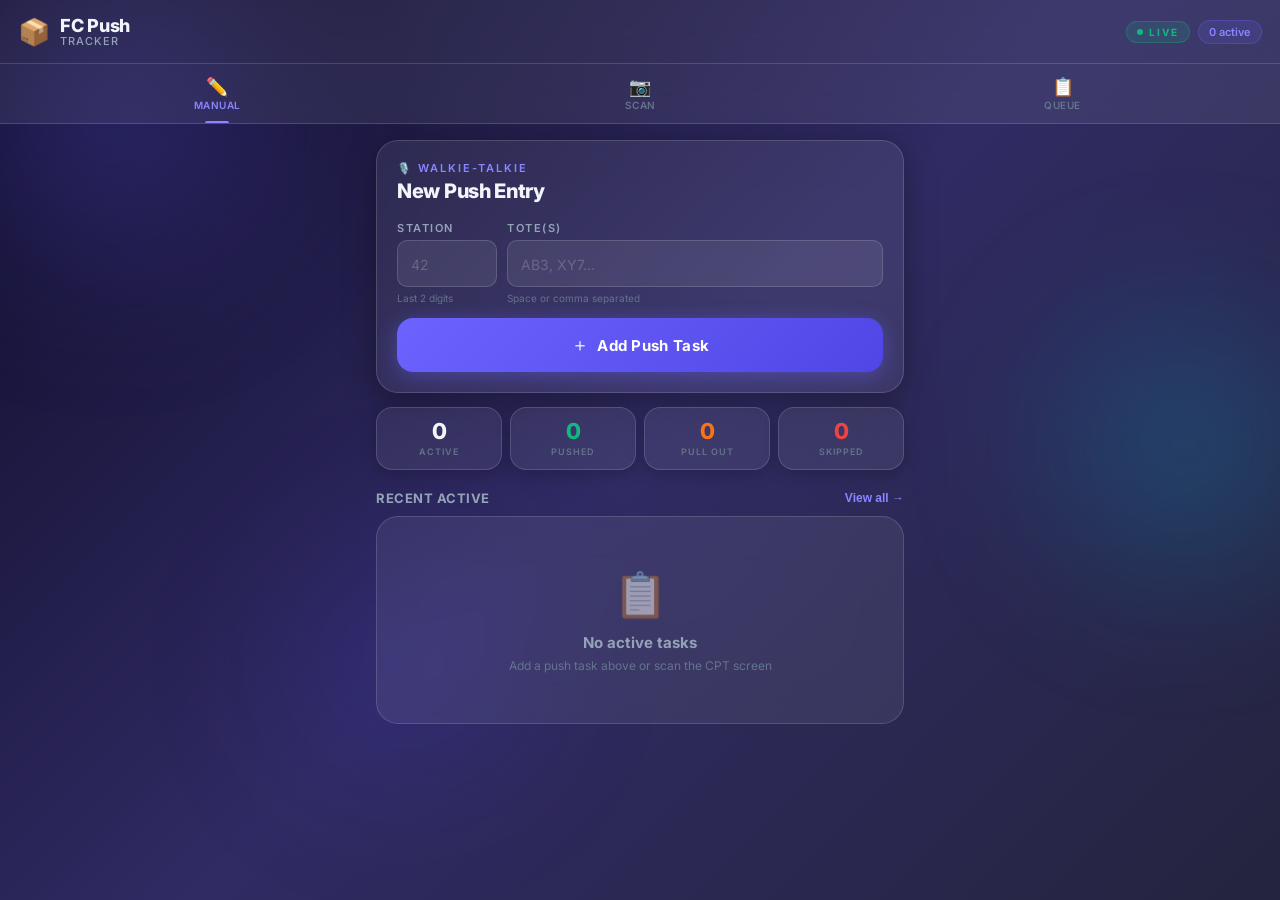
<file: templates/index.html>
<!DOCTYPE html>
<html lang="en">
<head>
<meta charset="UTF-8">
<meta name="viewport" content="width=device-width, initial-scale=1.0, maximum-scale=1.0, user-scalable=no">
<meta name="mobile-web-app-capable" content="yes">
<meta name="apple-mobile-web-app-capable" content="yes">
<meta name="apple-mobile-web-app-status-bar-style" content="black-translucent">
<meta name="theme-color" content="#6c63ff">
<title>FC Push Tracker</title>
<link rel="stylesheet" href="/static/style.css">
</head>
<body>

<!-- AMBIENT BACKGROUND BLOBS -->
<div class="bg-blob blob-1"></div>
<div class="bg-blob blob-2"></div>
<div class="bg-blob blob-3"></div>

<!-- TOAST STACK -->
<div id="toastStack" class="toast-stack"></div>

<!-- TOTE CONTEXT MENU -->
<div id="menuBackdrop" class="menu-backdrop hidden"></div>
<div id="toteMenu" class="tote-menu hidden">
  <div class="menu-header">
    <div class="menu-tote-label">
      <span class="menu-tote-icon">🏷️</span>
      <div>
        <div id="menuToteName" class="menu-tote-name"></div>
        <div id="menuStationName" class="menu-station-name"></div>
      </div>
    </div>
    <button class="menu-close-btn" id="menuCloseBtn">✕</button>
  </div>
  <div class="menu-divider"></div>
  <div class="menu-options">
    <button class="menu-opt" data-status="pending">
      <span class="opt-dot pending"></span>
      <div class="opt-body">
        <strong>Pending</strong>
        <small>Not yet actioned</small>
      </div>
      <span class="opt-check hidden">✓</span>
    </button>
    <button class="menu-opt" data-status="pushed">
      <span class="opt-dot pushed"></span>
      <div class="opt-body">
        <strong>Pushed</strong>
        <small>Successfully pushed</small>
      </div>
      <span class="opt-check hidden">✓</span>
    </button>
    <button class="menu-opt" data-status="pulled">
      <span class="opt-dot pulled"></span>
      <div class="opt-body">
        <strong>Pull Out</strong>
        <small>Needs to be removed</small>
      </div>
      <span class="opt-check hidden">✓</span>
    </button>
    <button class="menu-opt" data-status="skipped">
      <span class="opt-dot skipped"></span>
      <div class="opt-body">
        <strong>Skip</strong>
        <small>Ignore this tote</small>
      </div>
      <span class="opt-check hidden">✓</span>
    </button>
  </div>
</div>

<!-- MAIN APP -->
<div id="app">

  <!-- HEADER -->
  <header class="app-header glass">
    <div class="header-brand">
      <div class="brand-icon">📦</div>
      <div class="brand-text">
        <span class="brand-name">FC Push</span>
        <span class="brand-sub">Tracker</span>
      </div>
    </div>
    <div class="header-actions">
      <div class="live-pill">
        <span class="live-dot-anim"></span>
        LIVE
      </div>
      <div class="stats-pill" id="statsPill">
        <span id="statsText">0 active</span>
      </div>
    </div>
  </header>

  <!-- TAB BAR -->
  <nav class="tab-bar glass">
    <button class="tab-btn active" data-tab="manual">
      <span class="tab-icon">✏️</span>
      <span class="tab-label">Manual</span>
      <span class="tab-indicator"></span>
    </button>
    <button class="tab-btn" data-tab="scan">
      <span class="tab-icon">📷</span>
      <span class="tab-label">Scan</span>
      <span class="tab-indicator"></span>
    </button>
    <button class="tab-btn" data-tab="queue">
      <span class="tab-icon">📋</span>
      <span class="tab-label">Queue</span>
      <span class="tab-badge hidden" id="queueBadge"></span>
      <span class="tab-indicator"></span>
    </button>
  </nav>

  <!-- PANELS -->
  <main class="panel-container">

    <!-- ── MANUAL PANEL ── -->
    <section class="panel active" id="panel-manual">

      <!-- Entry Card -->
      <div class="glass-card entry-card">
        <div class="card-header">
          <div class="card-eyebrow">🎙️ Walkie-Talkie</div>
          <div class="card-title">New Push Entry</div>
        </div>

        <div class="form-row">
          <div class="form-group station-group">
            <label class="form-label">Station</label>
            <input type="number" id="stationInput" inputmode="numeric"
              placeholder="42" autocomplete="off" class="form-input station-input">
            <span class="form-hint">Last 2 digits</span>
          </div>
          <div class="form-group tote-group">
            <label class="form-label">Tote(s)</label>
            <input type="text" id="toteInput" placeholder="AB3, XY7…"
              autocomplete="off" class="form-input">
            <span class="form-hint">Space or comma separated</span>
          </div>
        </div>

        <!-- Live tote chip preview -->
        <div id="totePreviewWrap" class="chip-preview hidden">
          <div id="totePreviewChips" class="chip-row"></div>
        </div>

        <!-- Repush warning -->
        <div id="repushAlert" class="inline-alert warn hidden">
          <span>⚠️</span>
          <span id="repushMsg"></span>
        </div>

        <button id="addBtn" class="btn-primary">
          <span class="btn-icon-wrap">＋</span>
          Add Push Task
        </button>
      </div>

      <!-- Quick stats row -->
      <div class="quick-stats" id="quickStats">
        <div class="stat-card glass-card-sm">
          <div class="stat-num" id="statActive">0</div>
          <div class="stat-label">Active</div>
        </div>
        <div class="stat-card glass-card-sm">
          <div class="stat-num pushed-color" id="statPushed">0</div>
          <div class="stat-label">Pushed</div>
        </div>
        <div class="stat-card glass-card-sm">
          <div class="stat-num pulled-color" id="statPulled">0</div>
          <div class="stat-label">Pull Out</div>
        </div>
        <div class="stat-card glass-card-sm">
          <div class="stat-num skipped-color" id="statSkipped">0</div>
          <div class="stat-label">Skipped</div>
        </div>
      </div>

      <!-- Recent entries -->
      <div class="section-header">
        <span class="section-title">Recent Active</span>
        <button class="section-link" onclick="switchTab('queue')">View all →</button>
      </div>
      <div id="recentList" class="entry-list"></div>

    </section>

    <!-- ── SCAN PANEL ── -->
    <section class="panel" id="panel-scan">

      <div class="glass-card scan-card">
        <div class="card-header">
          <div class="card-eyebrow">🤖 AI Vision</div>
          <div class="card-title">Scan CPT Screen</div>
          <p class="card-desc">Photo the CPT Priorizer screen — AI reads all stations and totes automatically.</p>
        </div>

        <div class="upload-grid">
          <label class="upload-tile camera-tile">
            <input type="file" accept="image/*" capture="environment" id="cameraInput">
            <div class="upload-tile-glow"></div>
            <div class="upload-tile-icon">📷</div>
            <div class="upload-tile-title">Camera</div>
            <div class="upload-tile-sub">Take photo now</div>
          </label>
          <label class="upload-tile gallery-tile">
            <input type="file" accept="image/*" id="galleryInput">
            <div class="upload-tile-glow"></div>
            <div class="upload-tile-icon">🖼️</div>
            <div class="upload-tile-title">Gallery</div>
            <div class="upload-tile-sub">Choose file</div>
          </label>
        </div>

        <!-- Image preview with scan overlay -->
        <div id="scanPreviewWrap" class="scan-preview hidden">
          <img id="imgPreview" class="scan-img" alt="">
          <div id="scanOverlay" class="scan-overlay hidden">
            <div class="scan-beam"></div>
            <div class="scan-spinner-ring"></div>
            <div class="scan-overlay-text">Reading screen…</div>
          </div>
        </div>

        <!-- Status bar -->
        <div id="scanStatusBar" class="scan-status-bar hidden"></div>
      </div>

      <!-- Extracted results -->
      <div id="extractedSection" class="hidden">
        <div class="section-header">
          <span class="section-title" id="extractedLabel">Detected Stations</span>
          <button id="addAllBtn" class="btn-sm-accent">Add All</button>
        </div>
        <div id="extractedList" class="entry-list"></div>
      </div>

    </section>

    <!-- ── QUEUE PANEL ── -->
    <section class="panel" id="panel-queue">

      <div class="queue-controls">
        <div class="filter-pills">
          <button class="filter-pill active" data-filter="active">
            Active
            <span class="pill-badge" id="activeCount">0</span>
          </button>
          <button class="filter-pill" data-filter="closed">
            Closed
            <span class="pill-badge muted" id="closedCount">0</span>
          </button>
        </div>
        <button id="clearClosedBtn" class="btn-ghost-danger hidden">Clear done</button>
      </div>

      <div id="queueList" class="entry-list"></div>

    </section>

  </main>
</div>

<script src="/static/app.js"></script>
</body>
</html>
</file>
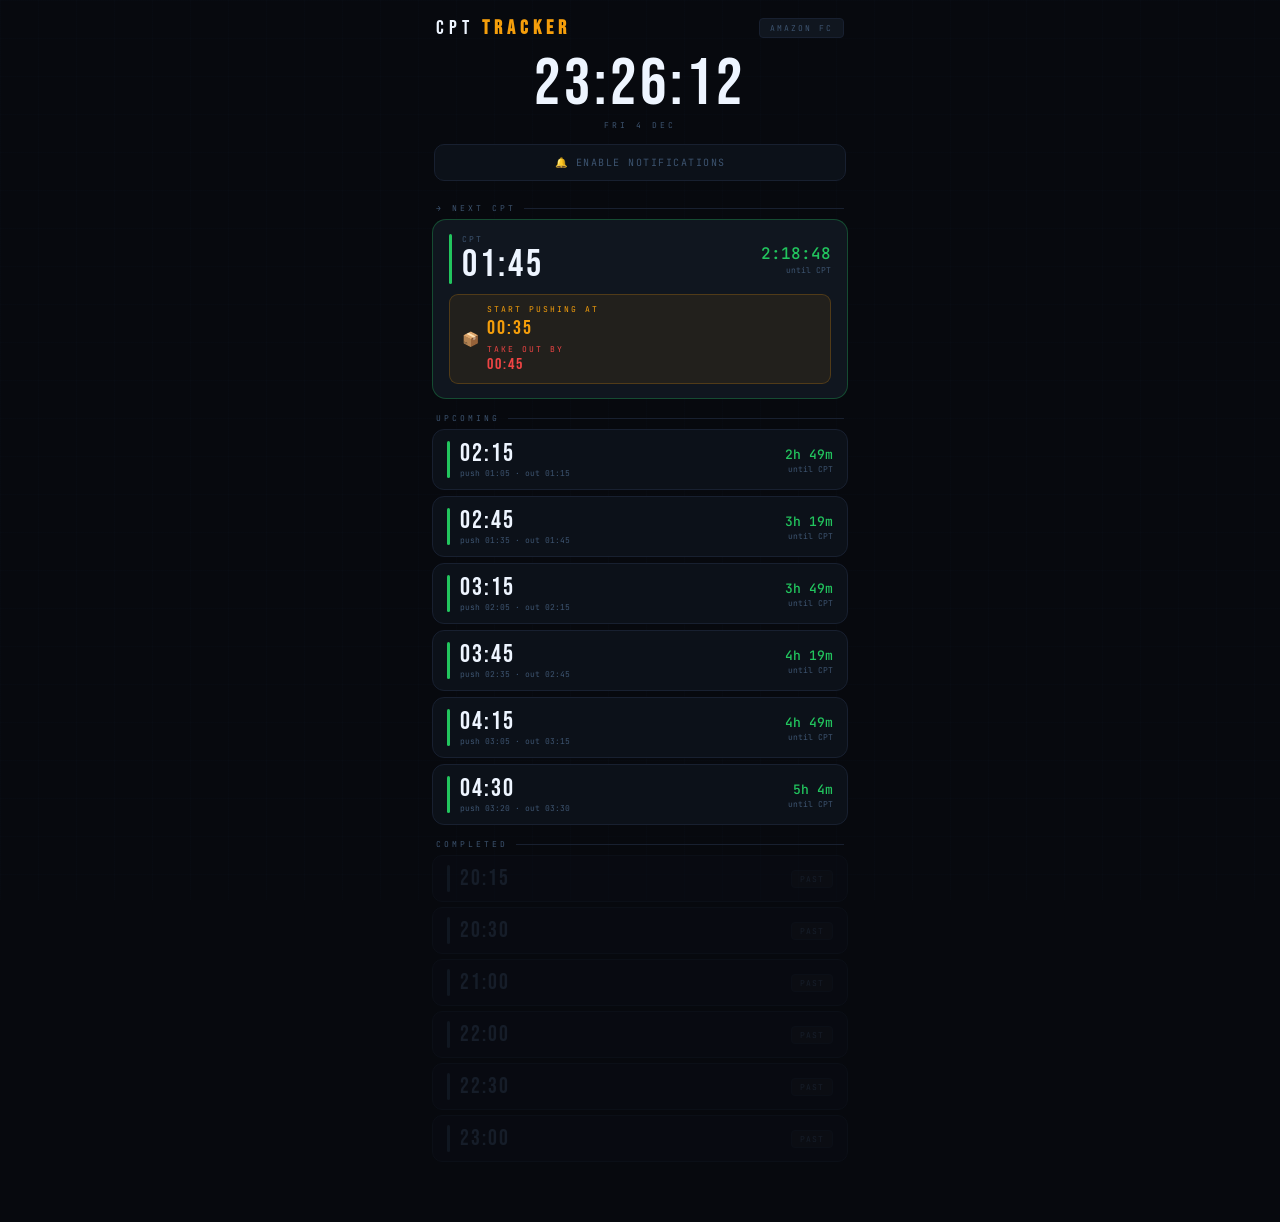
<file: templates/cpt-tracker.html>
<!DOCTYPE html>
<html lang="en">
<head>
<meta charset="UTF-8">
<meta name="viewport" content="width=device-width,initial-scale=1,user-scalable=no">
<meta name="apple-mobile-web-app-capable" content="yes">
<meta name="apple-mobile-web-app-status-bar-style" content="black-translucent">
<meta name="theme-color" content="#07090e">
<title>CPT Tracker</title>
<link href="https://fonts.googleapis.com/css2?family=Bebas+Neue&family=JetBrains+Mono:wght@300;400;500;700&display=swap" rel="stylesheet">
<style>
:root {
  --bg:#07090e; --s1:#0c1119; --s2:#10161f;
  --border:#182030; --muted:#3d5470; --text:#b8cce0; --white:#eef5ff;
  --safe:#22c55e; --warn:#f59e0b; --crit:#ef4444; --blue:#60a5fa; --done:#2a3d52;
  --safe-bg:rgba(34,197,94,.07); --warn-bg:rgba(245,158,11,.09); --crit-bg:rgba(239,68,68,.09);
  --safe-bd:rgba(34,197,94,.28); --warn-bd:rgba(245,158,11,.35); --crit-bd:rgba(239,68,68,.38);
}
*,*::before,*::after{margin:0;padding:0;box-sizing:border-box;-webkit-tap-highlight-color:transparent}
body{
  background:var(--bg);color:var(--text);
  font-family:'JetBrains Mono',monospace;
  min-height:100vh;overscroll-behavior:none;-webkit-overflow-scrolling:touch;
}
body::before{
  content:'';position:fixed;inset:0;pointer-events:none;z-index:0;
  background:linear-gradient(rgba(96,165,250,.016) 1px,transparent 1px),
             linear-gradient(90deg,rgba(96,165,250,.016) 1px,transparent 1px);
  background-size:38px 38px;
}
.app{position:relative;z-index:1;max-width:440px;margin:0 auto;padding-bottom:60px}

/* ── HEADER */
.hdr{display:flex;justify-content:space-between;align-items:center;padding:16px 16px 0}
.logo{font-family:'Bebas Neue';font-size:20px;letter-spacing:5px;color:var(--white)}
.logo b{color:var(--warn)}
.shift-pill{font-size:8px;letter-spacing:2px;color:var(--muted);background:var(--s2);border:1px solid var(--border);padding:4px 10px;border-radius:4px;text-transform:uppercase}

/* ── CLOCK */
.clock-wrap{text-align:center;padding:12px 16px 6px}
.clock{font-family:'Bebas Neue';font-size:66px;letter-spacing:4px;line-height:1;color:var(--white)}
.clock-date{font-size:8px;letter-spacing:3px;color:var(--muted);margin-top:2px;text-transform:uppercase}

/* ── NOTIFY BTN */
.notify-btn{display:flex;align-items:center;justify-content:center;gap:7px;margin:8px 14px;padding:11px;background:var(--s1);border:1px solid var(--border);border-radius:10px;color:var(--muted);font-family:'JetBrains Mono',monospace;font-size:10px;letter-spacing:1.5px;text-transform:uppercase;cursor:pointer;width:calc(100% - 28px);transition:all .2s}
.notify-btn:active{transform:scale(.98)}
.notify-btn.on{border-color:var(--safe-bd);color:var(--safe);background:var(--safe-bg)}

/* ── SECTION HEADER */
.sec-hdr{display:flex;align-items:center;gap:8px;padding:14px 16px 6px;font-size:8px;letter-spacing:3px;color:var(--muted);text-transform:uppercase}
.sec-hdr::after{content:'';flex:1;height:1px;background:var(--border)}

/* ── ACTIVE GRID */
.active-grid{padding:0 12px;display:flex;flex-direction:column;gap:8px}
.dual-row{display:grid;grid-template-columns:1fr 1fr;gap:8px}

/* ── ACTIVE CARD */
.act-card{border-radius:16px;padding:16px;border:1.5px solid transparent;position:relative;overflow:hidden;transition:border-color .4s,background .4s}
.act-card.warn-card{background:var(--warn-bg);border-color:var(--warn-bd)}
.act-card.crit-card{background:var(--crit-bg);border-color:var(--crit-bd)}
.single-card{padding:20px}
.single-card .big-cd{font-family:'Bebas Neue';font-size:68px;letter-spacing:3px;line-height:1;margin:6px 0 4px}
.single-card.warn-card .big-cd{color:var(--warn)}
.single-card.crit-card .big-cd{color:var(--crit);animation:glow-crit .7s infinite}
@keyframes glow-crit{0%,100%{opacity:1}50%{opacity:.7}}
.dual-card{padding:14px}
.dual-card .big-cd{font-family:'Bebas Neue';font-size:38px;letter-spacing:2px;line-height:1;margin:4px 0 3px}
.dual-card.warn-card .big-cd{color:var(--warn)}
.dual-card.crit-card .big-cd{color:var(--crit);animation:glow-crit .7s infinite}
.phase-tag{display:inline-flex;align-items:center;gap:4px;font-size:8px;font-weight:700;letter-spacing:1.5px;text-transform:uppercase;padding:4px 9px;border-radius:20px;margin-bottom:10px}
.warn-card .phase-tag{background:rgba(245,158,11,.2);color:var(--warn)}
.crit-card .phase-tag{background:rgba(239,68,68,.22);color:var(--crit);animation:tag-blink .8s infinite}
@keyframes tag-blink{0%,100%{opacity:1}50%{opacity:.5}}
.act-lbl{font-size:8px;letter-spacing:1.5px;color:var(--muted);margin-bottom:1px}
.act-cpt-t{font-family:'Bebas Neue';font-size:28px;letter-spacing:2px;line-height:1;margin-bottom:2px}
.warn-card .act-cpt-t{color:var(--warn)}
.crit-card .act-cpt-t{color:var(--crit)}
.cd-sub{font-size:9px;color:var(--muted);margin-bottom:10px}
.prog-wrap{height:3px;background:rgba(255,255,255,.05);border-radius:2px;overflow:hidden;margin-bottom:12px}
.prog-bar{height:100%;border-radius:2px;transition:width 1s linear}
.warn-card .prog-bar{background:var(--warn)}
.crit-card .prog-bar{background:var(--crit)}
.mini-phases{display:flex;flex-direction:column;gap:5px;margin-bottom:12px}
.mini-ph{display:flex;align-items:center;gap:6px}
.mini-dot{width:5px;height:5px;border-radius:50%;flex-shrink:0}
.mini-t{font-size:10px;font-weight:500;color:var(--text);min-width:36px}
.mini-desc{font-size:9px;color:var(--muted)}
.dual-card .mini-desc{display:none}
.dual-card .mini-ph{gap:5px}
.dual-card .mini-t{font-size:9px;min-width:32px}
.dual-card .mini-phases{margin-bottom:10px}
.done-btn{width:100%;padding:10px;border-radius:10px;background:rgba(239,68,68,.13);border:1px solid rgba(239,68,68,.35);color:var(--crit);font-family:'JetBrains Mono',monospace;font-size:10px;font-weight:700;letter-spacing:1.5px;text-transform:uppercase;cursor:pointer;transition:all .2s;display:flex;align-items:center;justify-content:center;gap:6px}
.done-btn:active{transform:scale(.97);background:rgba(239,68,68,.28)}

/* ── NEXT CARD */
.next-card{margin:0 12px;background:var(--s1);border:1px solid rgba(96,165,250,.28);border-radius:16px;padding:18px 20px;display:flex;align-items:center;justify-content:space-between}
.nc-left .nc-lbl{font-size:8px;letter-spacing:2px;color:var(--muted);margin-bottom:2px}
.nc-left .nc-time{font-family:'Bebas Neue';font-size:44px;letter-spacing:3px;color:var(--blue);line-height:1}
.nc-left .nc-push{font-size:9px;color:var(--muted);margin-top:5px}
.nc-right{text-align:right}
.nc-cd{font-family:'Bebas Neue';font-size:34px;letter-spacing:2px;color:var(--safe)}
.nc-cd-sub{font-size:8px;color:var(--muted)}

/* ── UPCOMING LIST */
.upcoming-list{padding:0 12px;display:flex;flex-direction:column;gap:6px}
.up-card{background:var(--s1);border:1px solid var(--border);border-radius:12px;padding:11px 14px;display:flex;align-items:center;gap:10px;transition:opacity .3s,border-color .3s}
.up-card.up-next{border-color:rgba(96,165,250,.3)}
.up-ind{width:3px;align-self:stretch;min-height:30px;border-radius:2px;flex-shrink:0;background:var(--safe)}
.up-main{flex:1;min-width:0}
.up-time{font-family:'Bebas Neue';font-size:25px;letter-spacing:2px;color:var(--white);line-height:1}
.up-sub{font-size:8px;color:var(--muted);margin-top:2px}
.up-right{text-align:right;flex-shrink:0}
.up-eta{font-size:13px;font-weight:500;color:var(--safe)}
.up-eta-sub{font-size:8px;color:var(--muted);margin-top:1px}

/* ── FIRST UPCOMING CARD — featured */
.up-card.up-featured{
  background:var(--s2);border-color:rgba(34,197,94,.3);
  border-radius:14px;padding:14px 16px;flex-direction:column;align-items:stretch;gap:0;
}
.up-featured .uf-top{display:flex;align-items:center;gap:10px;margin-bottom:10px}
.up-featured .up-ind{min-height:40px}
.up-featured .up-time{font-family:'Bebas Neue';font-size:38px;letter-spacing:3px;color:var(--white);line-height:1}
.up-featured .up-right{text-align:right}
.up-featured .up-eta{font-size:16px;color:var(--safe)}
.up-featured .up-eta-sub{font-size:8px;color:var(--muted)}
.uf-push-row{
  display:flex;align-items:center;gap:8px;
  background:rgba(245,158,11,.08);border:1px solid rgba(245,158,11,.22);
  border-radius:9px;padding:9px 12px;
}
.uf-push-icon{font-size:14px;flex-shrink:0}
.uf-push-text{flex:1}
.uf-push-label{font-size:8px;letter-spacing:2px;color:var(--warn);text-transform:uppercase;margin-bottom:2px}
.uf-push-times{font-family:'Bebas Neue';font-size:20px;letter-spacing:2px;color:var(--warn)}
.uf-out-label{font-size:8px;letter-spacing:2px;color:var(--crit);text-transform:uppercase;margin-bottom:1px;margin-top:4px}
.uf-out-time{font-family:'Bebas Neue';font-size:16px;letter-spacing:2px;color:var(--crit)}

/* ── DONE LIST */
.done-list{padding:0 12px;display:flex;flex-direction:column;gap:5px}
.done-row{background:var(--s1);border:1px solid var(--border);border-radius:10px;padding:9px 14px;display:flex;align-items:center;gap:10px;opacity:.28}
.done-ind{width:3px;min-height:26px;border-radius:2px;background:var(--done);flex-shrink:0;align-self:stretch}
.done-time{font-family:'Bebas Neue';font-size:22px;letter-spacing:2px;color:var(--muted)}
.done-badge{margin-left:auto;font-size:8px;letter-spacing:1px;background:rgba(255,255,255,.04);border:1px solid var(--border);color:var(--muted);padding:3px 8px;border-radius:4px;text-transform:uppercase}

/* ── SHIFT COMPLETE SCREEN */
.sc-screen{
  display:none;flex-direction:column;align-items:center;
  padding:10px 20px 30px;text-align:center;
}
.sc-screen.visible{display:flex}
.sc-check{
  font-size:52px;margin-bottom:10px;
  animation:sc-pop .5s cubic-bezier(.34,1.56,.64,1);
}
@keyframes sc-pop{from{transform:scale(0);opacity:0}to{transform:scale(1);opacity:1}}
.sc-title{font-family:'Bebas Neue';font-size:36px;letter-spacing:5px;color:var(--safe);margin-bottom:4px}
.sc-sub{font-size:10px;letter-spacing:2px;color:var(--muted);margin-bottom:28px}

.sc-summary{
  width:100%;background:var(--s1);border:1px solid var(--safe-bd);
  border-radius:14px;padding:16px 20px;margin-bottom:16px;
}
.sc-summary-row{display:flex;justify-content:space-between;align-items:center;padding:5px 0;border-bottom:1px solid var(--border)}
.sc-summary-row:last-child{border-bottom:none;padding-bottom:0}
.sc-summary-lbl{font-size:9px;letter-spacing:1.5px;color:var(--muted);text-transform:uppercase}
.sc-summary-val{font-family:'Bebas Neue';font-size:18px;letter-spacing:2px;color:var(--white)}

.sc-reset-card{
  width:100%;background:var(--s2);border:1px solid var(--border);
  border-radius:14px;padding:18px 20px;margin-bottom:16px;
}
.sc-reset-lbl{font-size:8px;letter-spacing:2px;color:var(--muted);text-transform:uppercase;margin-bottom:6px}
.sc-reset-time{font-family:'Bebas Neue';font-size:42px;letter-spacing:3px;color:var(--blue);line-height:1;margin-bottom:2px}
.sc-reset-sub{font-size:9px;color:var(--muted)}
.sc-reset-cd{font-family:'Bebas Neue';font-size:22px;letter-spacing:2px;color:var(--text);margin-top:10px}
.sc-reset-cd-lbl{font-size:8px;color:var(--muted);letter-spacing:1px}

.sc-cpt-list{width:100%;margin-bottom:20px}
.sc-cpt-row{
  display:flex;align-items:center;gap:10px;
  padding:8px 14px;background:var(--s1);
  border:1px solid var(--border);border-radius:10px;
  margin-bottom:5px;opacity:.35;
}
.sc-cpt-dot{width:4px;height:4px;border-radius:50%;background:var(--safe);flex-shrink:0}
.sc-cpt-time{font-family:'Bebas Neue';font-size:22px;letter-spacing:2px;color:var(--muted);flex:1}
.sc-cpt-done{font-size:8px;letter-spacing:1px;color:var(--safe)}

.manual-reset-btn{
  width:100%;padding:13px;border-radius:11px;
  background:rgba(96,165,250,.08);border:1px solid rgba(96,165,250,.3);
  color:var(--blue);font-family:'JetBrains Mono',monospace;
  font-size:10px;font-weight:700;letter-spacing:1.5px;text-transform:uppercase;
  cursor:pointer;transition:all .2s;display:flex;align-items:center;justify-content:center;gap:8px;
}
.manual-reset-btn:active{transform:scale(.98);background:rgba(96,165,250,.15)}

/* ── TOAST */
.toast{position:fixed;top:12px;left:10px;right:10px;z-index:9999;background:#101c2e;border:1.5px solid;border-radius:14px;padding:13px 16px;box-shadow:0 12px 40px rgba(0,0,0,.7);animation:toast-in .28s cubic-bezier(.34,1.56,.64,1)}
.toast.warn-toast{border-color:var(--warn-bd)}
.toast.crit-toast{border-color:var(--crit-bd)}
.toast.safe-toast{border-color:var(--safe-bd)}
.toast-ttl{font-size:9px;letter-spacing:2px;font-weight:700;text-transform:uppercase;margin-bottom:3px}
.warn-toast .toast-ttl{color:var(--warn)}
.crit-toast .toast-ttl{color:var(--crit)}
.safe-toast .toast-ttl{color:var(--safe)}
.toast-body{font-size:12px;color:var(--text)}
@keyframes toast-in{from{transform:translateY(-18px) scale(.95);opacity:0}to{transform:none;opacity:1}}
</style>
</head>
<body>
<div class="app">

  <div class="hdr">
    <div class="logo">CPT <b>TRACKER</b></div>
    <div class="shift-pill">AMAZON FC</div>
  </div>

  <div class="clock-wrap">
    <div class="clock" id="clock">00:00:00</div>
    <div class="clock-date" id="clock-date">···</div>
  </div>

  <button class="notify-btn" id="notify-btn" onclick="askNotify()">🔔 Enable notifications</button>

  <!-- ── SHIFT COMPLETE SCREEN -->
  <div class="sc-screen" id="sc-screen">
    <div class="sc-check">✅</div>
    <div class="sc-title">Shift Complete</div>
    <div class="sc-sub" id="sc-sub">All CPTs finished — great work!</div>

    <div class="sc-summary" id="sc-summary"></div>

    <div class="sc-reset-card">
      <div class="sc-reset-lbl">Next shift auto-starts at</div>
      <div class="sc-reset-time">12:00 PM</div>
      <div class="sc-reset-sub">CPTs become active again automatically at noon</div>
      <div class="sc-reset-cd-lbl" style="margin-top:12px">Resets in</div>
      <div class="sc-reset-cd" id="sc-cd">--:--:--</div>
    </div>

    <div class="sc-cpt-list" id="sc-cpt-list"></div>

    <button class="manual-reset-btn" onclick="manualReset()">↺ Reset now (new shift)</button>
  </div>

  <!-- ── NORMAL SHIFT VIEW -->
  <div id="shift-view">
    <div id="active-sec" style="display:none">
      <div class="sec-hdr">⚡ Active now</div>
      <div class="active-grid" id="active-grid"></div>
    </div>

    <div id="next-sec" style="display:none">
      <div class="sec-hdr">→ Next CPT</div>
      <div id="next-wrap"></div>
    </div>

    <div id="upcoming-sec" style="display:none">
      <div class="sec-hdr">Upcoming</div>
      <div class="upcoming-list" id="upcoming-list"></div>
    </div>

    <div id="done-sec" style="display:none">
      <div class="sec-hdr">Completed</div>
      <div class="done-list" id="done-list"></div>
    </div>
  </div>

</div>

<script>
const RAW=["20:15","20:30","21:00","22:00","22:30","23:00","1:45","2:15","2:45","3:15","3:45","4:15","4:30"];

function toMin(s){const[h,m]=s.split(':').map(Number);return h*60+m}
function fmtT(m){const h=Math.floor(m/60)%24,n=m%60;return`${String(h).padStart(2,'0')}:${String(n).padStart(2,'0')}`}
function fmtCd(sec){
  if(sec<0)sec=0;
  const h=Math.floor(sec/3600),m=Math.floor((sec%3600)/60),s=sec%60;
  if(h>0)return`${h}:${String(m).padStart(2,'0')}:${String(s).padStart(2,'0')}`;
  return`${String(m).padStart(2,'0')}:${String(s).padStart(2,'0')}`;
}
function fmtEta(diffMin){
  if(diffMin<60)return`${diffMin}m`;
  const h=Math.floor(diffMin/60),m=diffMin%60;
  return m?`${h}h ${m}m`:`${h}h`;
}

const CPTS=RAW.map(r=>{
  const min=toMin(r),nd=min<720,eff=nd?min+1440:min;
  return{label:fmtT(min),min,eff,pushStart:eff-70,takeOut:eff-60};
}).sort((a,b)=>a.eff-b.eff);

/* ── LOCALSTORAGE PERSISTENCE ── */
const LS_KEY='cpt_done_v1';
function loadDone(){
  try{
    const raw=localStorage.getItem(LS_KEY);
    if(!raw)return new Set();
    const{date,list}=JSON.parse(raw);
    // Only restore if saved today (date = YYYY-MM-DD)
    const today=new Date().toISOString().slice(0,10);
    if(date===today)return new Set(list);
  }catch(e){}
  return new Set();
}
function saveDone(){
  try{
    const today=new Date().toISOString().slice(0,10);
    localStorage.setItem(LS_KEY,JSON.stringify({date:today,list:[...manualDone]}));
  }catch(e){}
}

const manualDone=loadDone();
const notified=new Set();
let notifyOn=false;
let shiftCompleteShown=false;

function nowEff(){
  const d=new Date(),h=d.getHours(),m=d.getMinutes(),s=d.getSeconds();
  const min=h*60+m,eff=min<720?min+1440:min;
  return{eff,h,m,s,min};
}

function getPhase(cpt,effNow){
  if(manualDone.has(cpt.eff))return'done';
  const diff=cpt.eff-effNow;
  if(diff<=0)return'past';
  if(diff<=60)return'critical';
  if(diff<=70)return'warn';
  return'safe';
}

function markDone(eff){
  manualDone.add(eff);
  saveDone();
  if('vibrate'in navigator)navigator.vibrate([80,40,80]);
  render();
}

function manualReset(){
  manualDone.clear();
  saveDone();
  notified.clear();
  shiftCompleteShown=false;
  render();
}

/* ── NOTIFICATIONS */
function askNotify(){
  if(!('Notification'in window)){alert('Notifications not supported in this browser.');return;}
  Notification.requestPermission().then(p=>{notifyOn=p==='granted';renderNotifyBtn();});
}
function renderNotifyBtn(){
  const b=document.getElementById('notify-btn');
  if(notifyOn){b.textContent='✅ Notifications on';b.classList.add('on');}
  else{b.textContent='🔔 Enable notifications';b.classList.remove('on');}
}
function fire(title,body,type){
  showToast(title,body,type);
  if(notifyOn){try{new Notification(title,{body,silent:false});}catch(e){}}
  if('vibrate'in navigator)navigator.vibrate(type==='crit'?[500,100,500,100,900]:[300,100,300]);
}
let toastTmr;
function showToast(t,b,type){
  const old=document.getElementById('_t');if(old)old.remove();clearTimeout(toastTmr);
  const el=document.createElement('div');el.id='_t';
  el.className=`toast ${type==='crit'?'crit-toast':type==='safe'?'safe-toast':'warn-toast'}`;
  el.innerHTML=`<div class="toast-ttl">${t}</div><div class="toast-body">${b}</div>`;
  document.body.appendChild(el);
  toastTmr=setTimeout(()=>{el.style.opacity='0';el.style.transition='opacity .4s';setTimeout(()=>el.remove(),400);},6500);
}

/* ── RENDER */
function render(){
  const{eff:effNow,h,m,s,min}=nowEff();

  /* clock */
  document.getElementById('clock').textContent=
    `${String(h).padStart(2,'0')}:${String(m).padStart(2,'0')}:${String(s).padStart(2,'0')}`;
  const d=new Date();
  const DAYS=['SUN','MON','TUE','WED','THU','FRI','SAT'];
  const MON=['JAN','FEB','MAR','APR','MAY','JUN','JUL','AUG','SEP','OCT','NOV','DEC'];
  document.getElementById('clock-date').textContent=`${DAYS[d.getDay()]} ${d.getDate()} ${MON[d.getMonth()]}`;

  /* categorise */
  const active  =CPTS.filter(c=>{const p=getPhase(c,effNow);return p==='warn'||p==='critical';});
  const upcoming=CPTS.filter(c=>getPhase(c,effNow)==='safe');
  const done    =CPTS.filter(c=>{const p=getPhase(c,effNow);return p==='past'||p==='done';});

  /* ── ALL DONE CHECK */
  const allDone=CPTS.every(c=>{const p=getPhase(c,effNow);return p==='past'||p==='done';});

  if(allDone){
    document.getElementById('shift-view').style.display='none';
    const sc=document.getElementById('sc-screen');
    sc.classList.add('visible');

    /* fire shift-complete toast once */
    if(!shiftCompleteShown){
      shiftCompleteShown=true;
      fire('✅ Shift Complete','All CPTs done — well done!','safe');
      if('vibrate'in navigator)navigator.vibrate([200,100,200,100,500]);
    }

    /* summary */
    const manual=CPTS.filter(c=>manualDone.has(c.eff)).length;
    const natural=done.length-manual;
    document.getElementById('sc-summary').innerHTML=`
      <div class="sc-summary-row">
        <span class="sc-summary-lbl">Total CPTs</span>
        <span class="sc-summary-val">${CPTS.length}</span>
      </div>
      <div class="sc-summary-row">
        <span class="sc-summary-lbl">Completed naturally</span>
        <span class="sc-summary-val">${natural}</span>
      </div>
      <div class="sc-summary-row">
        <span class="sc-summary-lbl">Marked done early</span>
        <span class="sc-summary-val">${manual}</span>
      </div>
    `;

    /* countdown to noon reset */
    let secsToNoon;
    if(min<720){
      /* still before noon — count down */
      secsToNoon=(720-min)*60-s;
    } else {
      /* already past noon — next reset is next day */
      secsToNoon=(720+1440-min)*60-s;
    }
    document.getElementById('sc-cd').textContent=fmtCd(secsToNoon);

    /* completed CPT list */
    const listEl=document.getElementById('sc-cpt-list');
    listEl.innerHTML='';
    CPTS.forEach(cpt=>{
      const isM=manualDone.has(cpt.eff);
      const row=document.createElement('div');
      row.className='sc-cpt-row';
      row.innerHTML=`
        <div class="sc-cpt-dot"></div>
        <div class="sc-cpt-time">${cpt.label}</div>
        <div class="sc-cpt-done">${isM?'Marked done':'✓'}</div>`;
      listEl.appendChild(row);
    });
    return;
  }

  /* normal view */
  document.getElementById('sc-screen').classList.remove('visible');
  document.getElementById('shift-view').style.display='block';
  shiftCompleteShown=false;

  /* notifications */
  CPTS.forEach(cpt=>{
    if(manualDone.has(cpt.eff))return;
    const diff=cpt.eff-effNow;
    const kw=`w${cpt.eff}`,kc=`c${cpt.eff}`,kt=`t${cpt.eff}`;
    if(diff<=70&&diff>60&&!notified.has(kw)){notified.add(kw);fire('⚠️ Start pushing',`CPT ${cpt.label} — take out by ${fmtT(cpt.takeOut%1440)}`,'warn');}
    if(diff<=60&&diff>0&&!notified.has(kc)){notified.add(kc);fire('🚨 Take out NOW',`All totes out before CPT ${cpt.label}`,'crit');}
    if(diff<=10&&diff>0&&!notified.has(kt)){notified.add(kt);fire('⏰ CPT in 10 min',`CPT ${cpt.label} departing soon`,'warn');}
  });

  /* ── ACTIVE SECTION */
  const activeSec=document.getElementById('active-sec');
  const activeGrid=document.getElementById('active-grid');
  if(active.length>0){
    activeSec.style.display='block';
    activeGrid.innerHTML='';
    const isDual=active.length>=2;
    if(isDual){
      const row=document.createElement('div');row.className='dual-row';
      active.slice(0,2).forEach(cpt=>row.appendChild(buildActiveCard(cpt,effNow,s,'dual-card')));
      activeGrid.appendChild(row);
      active.slice(2).forEach(cpt=>activeGrid.appendChild(buildActiveCard(cpt,effNow,s,'single-card')));
    } else {
      active.forEach(cpt=>activeGrid.appendChild(buildActiveCard(cpt,effNow,s,'single-card')));
    }
  } else { activeSec.style.display='none'; }

  /* ── NEXT SECTION */
  const nextSec=document.getElementById('next-sec');
  const nextWrap=document.getElementById('next-wrap');
  if(active.length===0&&upcoming.length>0){
    const nxt=upcoming[0];
    const diff=nxt.eff-effNow;
    const cdSec=diff*60-s;
    nextSec.style.display='block';
    nextWrap.innerHTML=`
      <div class="up-card up-featured" style="margin:0 12px">
        <div class="uf-top">
          <div class="up-ind" style="background:var(--safe)"></div>
          <div class="up-main">
            <div style="font-size:8px;letter-spacing:2px;color:var(--muted);margin-bottom:2px">CPT</div>
            <div class="up-time">${nxt.label}</div>
          </div>
          <div class="up-right">
            <div class="up-eta">${fmtCd(cdSec)}</div>
            <div class="up-eta-sub">until CPT</div>
          </div>
        </div>
        <div class="uf-push-row">
          <div class="uf-push-icon">📦</div>
          <div class="uf-push-text">
            <div class="uf-push-label">Start pushing at</div>
            <div class="uf-push-times">${fmtT(nxt.pushStart%1440)}</div>
            <div class="uf-out-label">Take out by</div>
            <div class="uf-out-time">${fmtT(nxt.takeOut%1440)}</div>
          </div>
        </div>
      </div>`;
  } else { nextSec.style.display='none'; }

  /* ── UPCOMING */
  const upcomingSec=document.getElementById('upcoming-sec');
  const upcomingList=document.getElementById('upcoming-list');
  // When no active CPTs: next-sec shows upcoming[0], so list shows slice(1)
  // When active CPTs exist: next-sec is hidden, so list shows all upcoming
  const qItems=active.length>0?upcoming:upcoming.slice(1);
  if(qItems.length>0){
    upcomingSec.style.display='block';
    upcomingList.innerHTML='';
    qItems.forEach((cpt,i)=>{
      const diff=cpt.eff-effNow;
      const isNextUp=false;
      // Featured = first card in the list, but only when next-sec is NOT showing
      // next-sec is hidden when active.length>0 OR when upcoming.length===0
      // Since we're here, upcoming has items. So: featured when active.length>0 AND i===0
      const isFeatured=i===0&&active.length>0;
      const div=document.createElement('div');

      if(isFeatured){
        /* ── Featured first card */
        div.className='up-card up-featured';
        div.innerHTML=`
          <div class="uf-top">
            <div class="up-ind" style="background:var(--safe)"></div>
            <div class="up-main">
              <div style="font-size:8px;letter-spacing:2px;color:var(--muted);margin-bottom:2px">CPT</div>
              <div class="up-time">${cpt.label}</div>
            </div>
            <div class="up-right">
              <div class="up-eta">${fmtEta(diff)}</div>
              <div class="up-eta-sub">until CPT</div>
            </div>
          </div>
          <div class="uf-push-row">
            <div class="uf-push-icon">📦</div>
            <div class="uf-push-text">
              <div class="uf-push-label">Start pushing at</div>
              <div class="uf-push-times">${fmtT(cpt.pushStart%1440)}</div>
              <div class="uf-out-label">Take out by</div>
              <div class="uf-out-time">${fmtT(cpt.takeOut%1440)}</div>
            </div>
          </div>`;
      } else {
        /* ── Regular card */
        div.className=`up-card${isNextUp?' up-next':''}`;
        div.innerHTML=`
          <div class="up-ind" style="background:${isNextUp?'var(--blue)':'var(--safe)'}"></div>
          <div class="up-main">
            <div class="up-time">${cpt.label}</div>
            <div class="up-sub">push ${fmtT(cpt.pushStart%1440)} · out ${fmtT(cpt.takeOut%1440)}</div>
          </div>
          <div class="up-right">
            <div class="up-eta">${fmtEta(diff)}</div>
            <div class="up-eta-sub">until CPT</div>
          </div>`;
      }
      upcomingList.appendChild(div);
    });
  } else { upcomingSec.style.display='none'; }

  /* ── DONE */
  const doneSec=document.getElementById('done-sec');
  const doneList=document.getElementById('done-list');
  if(done.length>0){
    doneSec.style.display='block';
    doneList.innerHTML='';
    done.forEach(cpt=>{
      const isM=manualDone.has(cpt.eff);
      const div=document.createElement('div');
      div.className='done-row';
      div.innerHTML=`
        <div class="done-ind"></div>
        <div class="done-time">${cpt.label}</div>
        <div class="done-badge">${isM?'Done ✓':'Past'}</div>`;
      doneList.appendChild(div);
    });
  } else { doneSec.style.display='none'; }
}

function buildActiveCard(cpt,effNow,secNow,sizeClass){
  const phase=getPhase(cpt,effNow);
  const isCrit=phase==='critical';
  const diff=cpt.eff-effNow;
  let cdSec,cdSub;
  if(isCrit){cdSec=Math.max(0,diff*60-secNow);cdSub='until CPT departs';}
  else{cdSec=Math.max(0,(cpt.takeOut-effNow)*60-secNow);cdSub='until take-out time';}
  let prog=0;
  if(isCrit) prog=Math.min(100,((60-diff)/60)*100);
  else prog=Math.min(100,((10-(diff-60))/10)*100);
  const card=document.createElement('div');
  card.className=`act-card ${isCrit?'crit-card':'warn-card'} ${sizeClass}`;
  card.innerHTML=`
    <div class="phase-tag">${isCrit?'🚨 Take out':'⚠️ Push now'}</div>
    <div class="act-lbl">CPT</div>
    <div class="act-cpt-t">${cpt.label}</div>
    <div class="big-cd">${fmtCd(cdSec)}</div>
    <div class="cd-sub">${cdSub}</div>
    <div class="prog-wrap"><div class="prog-bar" style="width:${prog.toFixed(1)}%"></div></div>
    <div class="mini-phases">
      <div class="mini-ph"><div class="mini-dot" style="background:var(--warn)"></div><div class="mini-t">${fmtT(cpt.pushStart%1440)}</div><div class="mini-desc">start pushing</div></div>
      <div class="mini-ph"><div class="mini-dot" style="background:var(--crit)"></div><div class="mini-t">${fmtT(cpt.takeOut%1440)}</div><div class="mini-desc">take it out</div></div>
      <div class="mini-ph"><div class="mini-dot" style="background:var(--blue)"></div><div class="mini-t">${cpt.label}</div><div class="mini-desc">CPT departs</div></div>
    </div>
    ${isCrit?`<button class="done-btn" onclick="markDone(${cpt.eff})">✓ Mark CPT done</button>`:''}`;
  return card;
}

render();
setInterval(render,1000);
if('Notification'in window&&Notification.permission==='granted'){notifyOn=true;renderNotifyBtn();}

/* ── AUTO REFRESH ── */
// If tab was hidden and comes back after >5 min, reload (server may have slept)
let hiddenAt=null;
document.addEventListener('visibilitychange',()=>{
  if(document.hidden){ hiddenAt=Date.now(); }
  else { if(hiddenAt&&(Date.now()-hiddenAt)>5*60*1000) location.reload(); hiddenAt=null; }
});
// Hard reload every 30 min as a keepalive fallback
setTimeout(()=>location.reload(),30*60*1000);
</script>
</body>
</html>
</file>
<file: static/style.css>
/* ── FC Push Tracker — Glassmorphic UI ──────────────────────────────────────── */
@import url('https://fonts.googleapis.com/css2?family=Inter:wght@400;500;600;700;800;900&family=JetBrains+Mono:wght@400;600&display=swap');

/* ── Variables ── */
:root {
  --purple:      #6c63ff;
  --purple-light:#8b85ff;
  --purple-dark: #4f46e5;
  --indigo:      #4338ca;
  --cyan:        #06b6d4;
  --green:       #10b981;
  --amber:       #f59e0b;
  --red:         #ef4444;
  --orange:      #f97316;

  --bg-from:     #0f0c29;
  --bg-mid:      #302b63;
  --bg-to:       #24243e;

  --glass-bg:    rgba(255,255,255,0.07);
  --glass-bg-strong: rgba(255,255,255,0.12);
  --glass-border:rgba(255,255,255,0.15);
  --glass-shadow:0 8px 32px rgba(0,0,0,0.35);
  --glass-blur:  blur(20px);

  --text-primary:#f1f5f9;
  --text-secondary:#94a3b8;
  --text-muted:  #64748b;

  --radius-sm:   10px;
  --radius-md:   16px;
  --radius-lg:   22px;
  --radius-xl:   28px;

  --font:        'Inter', sans-serif;
  --mono:        'JetBrains Mono', monospace;

  --header-h:    64px;
  --tabbar-h:    60px;
}

/* ── Reset ── */
*, *::before, *::after {
  box-sizing: border-box; margin: 0; padding: 0;
  -webkit-tap-highlight-color: transparent;
}

html, body {
  height: 100%;
  overflow-x: hidden;
}

body {
  font-family: var(--font);
  background: linear-gradient(135deg, var(--bg-from) 0%, var(--bg-mid) 50%, var(--bg-to) 100%);
  background-attachment: fixed;
  color: var(--text-primary);
  min-height: 100vh;
  padding-bottom: 80px;
}

/* ── Ambient blobs ── */
.bg-blob {
  position: fixed; border-radius: 50%; filter: blur(80px);
  pointer-events: none; z-index: 0; opacity: 0.35;
  animation: blobFloat 12s ease-in-out infinite alternate;
}
.blob-1 {
  width: 420px; height: 420px;
  background: radial-gradient(circle, #6c63ff, transparent 70%);
  top: -100px; left: -100px;
  animation-delay: 0s;
}
.blob-2 {
  width: 350px; height: 350px;
  background: radial-gradient(circle, #06b6d4, transparent 70%);
  top: 30%; right: -80px;
  animation-delay: -4s;
}
.blob-3 {
  width: 300px; height: 300px;
  background: radial-gradient(circle, #4338ca, transparent 70%);
  bottom: 10%; left: 20%;
  animation-delay: -8s;
}
@keyframes blobFloat {
  from { transform: translate(0,0) scale(1); }
  to   { transform: translate(30px, 20px) scale(1.08); }
}

#app { position: relative; z-index: 1; }

/* ── Glass utility ── */
.glass {
  background: var(--glass-bg);
  backdrop-filter: var(--glass-blur);
  -webkit-backdrop-filter: var(--glass-blur);
  border: 1px solid var(--glass-border);
}
.glass-card {
  background: var(--glass-bg);
  backdrop-filter: var(--glass-blur);
  -webkit-backdrop-filter: var(--glass-blur);
  border: 1px solid var(--glass-border);
  border-radius: var(--radius-lg);
  box-shadow: var(--glass-shadow);
  padding: 20px;
  margin-bottom: 14px;
  transition: transform 0.2s ease, box-shadow 0.2s ease;
}
.glass-card:hover {
  transform: translateY(-2px);
  box-shadow: 0 12px 40px rgba(0,0,0,0.45);
}
.glass-card-sm {
  background: var(--glass-bg);
  backdrop-filter: var(--glass-blur);
  -webkit-backdrop-filter: var(--glass-blur);
  border: 1px solid var(--glass-border);
  border-radius: var(--radius-md);
  box-shadow: 0 4px 16px rgba(0,0,0,0.2);
}

/* ── Header ── */
.app-header {
  height: var(--header-h);
  padding: 0 18px;
  display: flex; align-items: center; justify-content: space-between;
  position: sticky; top: 0; z-index: 100;
  border-radius: 0;
  border-top: none; border-left: none; border-right: none;
  border-bottom: 1px solid var(--glass-border);
}
.header-brand { display: flex; align-items: center; gap: 10px; }
.brand-icon { font-size: 26px; animation: pulse 3s ease-in-out infinite; }
@keyframes pulse { 0%,100%{transform:scale(1)} 50%{transform:scale(1.08)} }
.brand-text { display: flex; flex-direction: column; line-height: 1.1; }
.brand-name { font-size: 18px; font-weight: 800; color: var(--text-primary); letter-spacing: -0.3px; }
.brand-sub  { font-size: 11px; color: var(--text-secondary); font-weight: 500; letter-spacing: 1px; text-transform: uppercase; }
.header-actions { display: flex; align-items: center; gap: 8px; }
.live-pill {
  display: flex; align-items: center; gap: 6px;
  background: rgba(16,185,129,0.15); border: 1px solid rgba(16,185,129,0.3);
  border-radius: 20px; padding: 4px 10px;
  font-size: 10px; font-weight: 700; letter-spacing: 2px; color: var(--green);
}
.live-dot-anim {
  width: 6px; height: 6px; border-radius: 50%; background: var(--green);
  animation: liveGlow 1.4s ease-in-out infinite;
}
@keyframes liveGlow {
  0%,100%{opacity:1; box-shadow:0 0 0 0 rgba(16,185,129,0.6)}
  50%{opacity:0.5; box-shadow:0 0 0 5px rgba(16,185,129,0)}
}
.stats-pill {
  background: rgba(108,99,255,0.15); border: 1px solid rgba(108,99,255,0.3);
  border-radius: 20px; padding: 4px 10px;
  font-size: 11px; font-weight: 600; color: var(--purple-light);
}

/* ── Tab bar ── */
.tab-bar {
  display: flex;
  height: var(--tabbar-h);
  position: sticky; top: var(--header-h); z-index: 99;
  border-radius: 0; border-top: none; border-left: none; border-right: none;
  padding: 0 6px;
}
.tab-btn {
  flex: 1; display: flex; flex-direction: column; align-items: center; justify-content: center;
  gap: 2px; background: none; border: none; cursor: pointer;
  color: var(--text-muted); font-family: var(--font); transition: color 0.2s;
  position: relative; padding: 8px 4px;
}
.tab-btn.active { color: var(--purple-light); }
.tab-icon { font-size: 18px; }
.tab-label { font-size: 10px; font-weight: 600; letter-spacing: 0.5px; text-transform: uppercase; }
.tab-indicator {
  position: absolute; bottom: 0; left: 50%; transform: translateX(-50%) scaleX(0);
  width: 24px; height: 2px; background: var(--purple-light);
  border-radius: 2px 2px 0 0; transition: transform 0.25s cubic-bezier(0.34,1.56,0.64,1);
}
.tab-btn.active .tab-indicator { transform: translateX(-50%) scaleX(1); }
.tab-badge {
  position: absolute; top: 6px; right: calc(50% - 18px);
  background: var(--red); color: #fff; font-size: 9px; font-weight: 700;
  min-width: 16px; height: 16px; border-radius: 8px; padding: 0 4px;
  display: flex; align-items: center; justify-content: center;
  animation: badgePop 0.3s cubic-bezier(0.34,1.56,0.64,1);
}
@keyframes badgePop { from{transform:scale(0)} to{transform:scale(1)} }

/* ── Panels ── */
.panel-container { padding: 16px; max-width: 560px; margin: 0 auto; }
.panel { display: none; }
.panel.active { display: block; animation: panelIn 0.25s ease; }
@keyframes panelIn { from{opacity:0;transform:translateY(10px)} to{opacity:1;transform:translateY(0)} }

/* ── Card header ── */
.card-header { margin-bottom: 18px; }
.card-eyebrow { font-size: 11px; font-weight: 600; letter-spacing: 2px; text-transform: uppercase; color: var(--purple-light); margin-bottom: 4px; }
.card-title   { font-size: 20px; font-weight: 800; color: var(--text-primary); letter-spacing: -0.3px; }
.card-desc    { font-size: 13px; color: var(--text-secondary); margin-top: 6px; line-height: 1.5; }

/* ── Form ── */
.form-row { display: flex; gap: 10px; margin-bottom: 14px; }
.form-group { display: flex; flex-direction: column; gap: 5px; flex: 1; }
.station-group { flex: 0 0 100px; }
.tote-group { flex: 1; }
.form-label { font-size: 11px; font-weight: 600; letter-spacing: 1.5px; text-transform: uppercase; color: var(--text-secondary); }
.form-input {
  background: rgba(255,255,255,0.08); border: 1.5px solid var(--glass-border);
  border-radius: var(--radius-sm); color: var(--text-primary);
  font-family: var(--mono); font-size: 18px; padding: 11px 13px;
  width: 100%; outline: none; text-transform: uppercase; letter-spacing: 1.5px;
  transition: border-color 0.2s, background 0.2s, box-shadow 0.2s;
  -webkit-appearance: none; -moz-appearance: textfield;
}
.form-input:focus {
  border-color: var(--purple-light);
  background: rgba(108,99,255,0.1);
  box-shadow: 0 0 0 3px rgba(108,99,255,0.2);
}
.form-input::placeholder { color: rgba(255,255,255,0.2); font-size: 14px; letter-spacing: 0; font-family: var(--font); }
.form-input[type="number"]::-webkit-inner-spin-button,
.form-input[type="number"]::-webkit-outer-spin-button { -webkit-appearance: none; }
.form-hint { font-size: 10px; color: var(--text-muted); }

/* Chip preview */
.chip-preview { margin-bottom: 12px; }
.chip-row { display: flex; flex-wrap: wrap; gap: 6px; }
.preview-chip {
  background: rgba(108,99,255,0.2); border: 1px solid rgba(108,99,255,0.4);
  color: var(--purple-light); border-radius: 20px; padding: 3px 10px;
  font-family: var(--mono); font-size: 12px; font-weight: 600;
  animation: chipIn 0.15s ease;
}
@keyframes chipIn { from{transform:scale(0.7);opacity:0} to{transform:scale(1);opacity:1} }

/* Inline alert */
.inline-alert {
  display: flex; align-items: flex-start; gap: 8px;
  border-radius: var(--radius-sm); padding: 10px 13px; margin-bottom: 12px;
  font-size: 12px; font-weight: 500; line-height: 1.4;
}
.inline-alert.warn { background: rgba(245,158,11,0.12); border: 1px solid rgba(245,158,11,0.3); color: var(--amber); }
.inline-alert.error { background: rgba(239,68,68,0.12); border: 1px solid rgba(239,68,68,0.3); color: var(--red); }
.inline-alert.info { background: rgba(6,182,212,0.12); border: 1px solid rgba(6,182,212,0.3); color: var(--cyan); }

/* Buttons */
.btn-primary {
  width: 100%; background: linear-gradient(135deg, var(--purple), var(--purple-dark));
  color: #fff; border: none; border-radius: var(--radius-md); padding: 15px;
  font-family: var(--font); font-weight: 700; font-size: 15px; letter-spacing: 0.3px;
  cursor: pointer; display: flex; align-items: center; justify-content: center; gap: 8px;
  box-shadow: 0 4px 20px rgba(108,99,255,0.4);
  transition: transform 0.15s, box-shadow 0.15s, opacity 0.15s;
}
.btn-primary:active { transform: scale(0.97); box-shadow: 0 2px 10px rgba(108,99,255,0.3); }
.btn-icon-wrap { font-size: 18px; font-weight: 400; }
.btn-sm-accent {
  background: linear-gradient(135deg, var(--purple), var(--purple-dark));
  color: #fff; border: none; border-radius: var(--radius-sm); padding: 7px 14px;
  font-family: var(--font); font-weight: 700; font-size: 12px; cursor: pointer;
  box-shadow: 0 2px 10px rgba(108,99,255,0.35);
  transition: transform 0.15s, opacity 0.15s;
}
.btn-sm-accent:active { transform: scale(0.95); }
.btn-ghost-danger {
  background: transparent; border: 1px solid rgba(239,68,68,0.4); color: var(--red);
  border-radius: var(--radius-sm); padding: 8px 14px;
  font-family: var(--font); font-weight: 600; font-size: 12px; cursor: pointer;
  transition: background 0.15s;
}
.btn-ghost-danger:active { background: rgba(239,68,68,0.1); }

/* ── Quick stats ── */
.quick-stats {
  display: grid; grid-template-columns: repeat(4, 1fr); gap: 8px;
  margin-bottom: 20px;
}
.stat-card {
  padding: 12px 10px; text-align: center;
  transition: transform 0.2s;
}
.stat-card:active { transform: scale(0.96); }
.stat-num { font-size: 22px; font-weight: 800; color: var(--text-primary); line-height: 1; }
.stat-label { font-size: 9px; font-weight: 600; letter-spacing: 1px; text-transform: uppercase; color: var(--text-muted); margin-top: 4px; }
.pushed-color  { color: var(--green) !important; }
.pulled-color  { color: var(--orange) !important; }
.skipped-color { color: var(--red) !important; }

/* ── Section header ── */
.section-header { display: flex; align-items: center; justify-content: space-between; margin-bottom: 10px; }
.section-title { font-size: 13px; font-weight: 700; letter-spacing: 0.5px; text-transform: uppercase; color: var(--text-secondary); }
.section-link { background: none; border: none; color: var(--purple-light); font-size: 12px; font-weight: 600; cursor: pointer; }

/* ── Entry list ── */
.entry-list { display: flex; flex-direction: column; gap: 10px; }

/* Entry card */
.entry-card-item {
  background: var(--glass-bg); backdrop-filter: var(--glass-blur); -webkit-backdrop-filter: var(--glass-blur);
  border: 1px solid var(--glass-border); border-radius: var(--radius-lg);
  padding: 14px 16px; position: relative; overflow: hidden;
  animation: entryIn 0.25s cubic-bezier(0.34,1.56,0.64,1);
  transition: transform 0.2s, opacity 0.3s;
}
.entry-card-item.closed { opacity: 0.55; }
@keyframes entryIn { from{transform:translateX(-12px);opacity:0} to{transform:translateX(0);opacity:1} }

/* Left accent bar */
.entry-card-item::before {
  content: ''; position: absolute; left: 0; top: 0; bottom: 0; width: 4px;
  background: linear-gradient(to bottom, var(--accent-top, var(--green)), var(--accent-bot, var(--cyan)));
  border-radius: 4px 0 0 4px;
}
.entry-card-item.source-scan { --accent-top: var(--purple); --accent-bot: var(--cyan); }
.entry-card-item.source-manual { --accent-top: var(--green); --accent-bot: var(--cyan); }
.entry-card-item.entry-closed { --accent-top: #64748b; --accent-bot: #475569; }

.entry-top { display: flex; align-items: center; justify-content: space-between; margin-bottom: 10px; }
.entry-left { display: flex; align-items: center; gap: 10px; flex-wrap: wrap; }
.station-badge {
  background: rgba(108,99,255,0.2); border: 1px solid rgba(108,99,255,0.4);
  color: var(--purple-light); font-family: var(--mono); font-size: 16px; font-weight: 700;
  padding: 5px 12px; border-radius: var(--radius-sm); letter-spacing: 1px;
}
.entry-meta { display: flex; align-items: center; gap: 6px; flex-wrap: wrap; }
.entry-time { font-size: 10px; color: var(--text-muted); font-family: var(--mono); }
.src-badge {
  font-size: 9px; padding: 2px 7px; border-radius: 20px; font-weight: 700; letter-spacing: 0.5px;
}
.src-badge.manual { background: rgba(16,185,129,0.15); border: 1px solid rgba(16,185,129,0.3); color: var(--green); }
.src-badge.scan   { background: rgba(108,99,255,0.15); border: 1px solid rgba(108,99,255,0.3); color: var(--purple-light); }

.entry-actions { display: flex; gap: 6px; }
.action-btn {
  background: rgba(255,255,255,0.06); border: 1px solid var(--glass-border);
  border-radius: 8px; padding: 6px 10px; font-size: 12px; color: var(--text-secondary);
  cursor: pointer; transition: background 0.15s;
}
.action-btn:active { background: rgba(255,255,255,0.12); }
.action-btn.del { color: var(--red); border-color: rgba(239,68,68,0.2); }

/* Tote chips */
.totes-label { font-size: 10px; font-weight: 600; letter-spacing: 1px; text-transform: uppercase; color: var(--text-muted); margin-bottom: 7px; }
.totes-wrap { display: flex; flex-wrap: wrap; gap: 6px; }
.tote-chip {
  display: inline-flex; align-items: center; gap: 5px;
  border-radius: 8px; padding: 5px 10px;
  font-family: var(--mono); font-size: 12px; font-weight: 600; letter-spacing: 0.5px;
  cursor: pointer; border: 1px solid; transition: transform 0.15s, filter 0.15s;
  user-select: none;
}
.tote-chip:active { transform: scale(0.93); }
.tote-chip.pending { background: rgba(16,185,129,0.12);  border-color: rgba(16,185,129,0.35); color: var(--green); }
.tote-chip.pushed  { background: rgba(100,116,139,0.12); border-color: rgba(100,116,139,0.3); color: #94a3b8; }
.tote-chip.pulled  { background: rgba(249,115,22,0.12);  border-color: rgba(249,115,22,0.35); color: var(--orange); }
.tote-chip.skipped { background: rgba(239,68,68,0.1);    border-color: rgba(239,68,68,0.3);   color: var(--red); }
.tote-chip-icon { font-size: 11px; }

/* Entry progress bar */
.entry-progress { margin-top: 10px; }
.progress-track { height: 3px; background: rgba(255,255,255,0.08); border-radius: 2px; overflow: hidden; }
.progress-fill { height: 100%; background: linear-gradient(90deg, var(--purple), var(--green)); border-radius: 2px; transition: width 0.4s ease; }
.progress-label { font-size: 10px; color: var(--text-muted); margin-top: 4px; }

/* ── SCAN ── */
.scan-card { }
.upload-grid { display: grid; grid-template-columns: 1fr 1fr; gap: 10px; margin-bottom: 0; }
.upload-tile {
  position: relative; overflow: hidden; cursor: pointer;
  background: rgba(255,255,255,0.05); border: 1.5px dashed rgba(255,255,255,0.2);
  border-radius: var(--radius-md); padding: 22px 12px;
  text-align: center; display: flex; flex-direction: column; align-items: center; gap: 6px;
  transition: border-color 0.2s, background 0.2s, transform 0.15s;
}
.upload-tile input[type="file"] { display: none; }
.upload-tile:active { transform: scale(0.97); }
.camera-tile:hover, .camera-tile:focus-within {
  border-color: var(--purple-light); background: rgba(108,99,255,0.1);
}
.gallery-tile:hover, .gallery-tile:focus-within {
  border-color: var(--cyan); background: rgba(6,182,212,0.08);
}
.upload-tile-glow {
  position: absolute; inset: 0; opacity: 0; transition: opacity 0.3s;
  background: radial-gradient(circle at center, rgba(108,99,255,0.15), transparent 70%);
}
.upload-tile:hover .upload-tile-glow { opacity: 1; }
.upload-tile-icon  { font-size: 32px; }
.upload-tile-title { font-size: 13px; font-weight: 700; color: var(--text-primary); letter-spacing: 0.3px; }
.upload-tile-sub   { font-size: 10px; color: var(--text-muted); }

.scan-preview { position: relative; margin-top: 14px; border-radius: var(--radius-md); overflow: hidden; }
.scan-img { width: 100%; max-height: 200px; object-fit: cover; display: block; border-radius: var(--radius-md); }
.scan-overlay {
  position: absolute; inset: 0; display: flex; flex-direction: column;
  align-items: center; justify-content: center; gap: 12px;
  background: rgba(15,12,41,0.75); backdrop-filter: blur(4px);
  border-radius: var(--radius-md);
}
.scan-beam {
  position: absolute; top: 0; left: 0; right: 0; height: 2px;
  background: linear-gradient(90deg, transparent, var(--purple-light), transparent);
  animation: scanBeam 1.8s ease-in-out infinite;
}
@keyframes scanBeam { 0%{top:0;opacity:1} 100%{top:100%;opacity:0.3} }
.scan-spinner-ring {
  width: 44px; height: 44px; border: 3px solid rgba(255,255,255,0.1);
  border-top-color: var(--purple-light); border-radius: 50%;
  animation: spin 0.8s linear infinite;
}
@keyframes spin { to { transform: rotate(360deg); } }
.scan-overlay-text { font-size: 13px; font-weight: 600; color: var(--text-secondary); }

.scan-status-bar {
  margin-top: 12px; border-radius: var(--radius-sm); padding: 10px 14px;
  font-size: 12px; font-weight: 500; display: flex; align-items: center; gap: 8px;
}
.scan-status-bar.ok    { background: rgba(16,185,129,0.1);  border: 1px solid rgba(16,185,129,0.3);  color: var(--green); }
.scan-status-bar.error { background: rgba(239,68,68,0.1);   border: 1px solid rgba(239,68,68,0.3);   color: var(--red); }
.scan-status-bar.info  { background: rgba(108,99,255,0.1);  border: 1px solid rgba(108,99,255,0.3);  color: var(--purple-light); }

/* Extracted row cards */
.extracted-card {
  background: var(--glass-bg); backdrop-filter: var(--glass-blur); -webkit-backdrop-filter: var(--glass-blur);
  border: 1px solid var(--glass-border); border-radius: var(--radius-md); padding: 13px 15px;
  display: flex; align-items: center; gap: 10px;
  animation: entryIn 0.2s ease;
  position: relative; overflow: hidden;
}
.extracted-card::before {
  content: ''; position: absolute; left: 0; top: 0; bottom: 0; width: 3px;
  background: linear-gradient(to bottom, var(--purple), var(--cyan));
}
.ext-already {
  position: absolute; right: 0; top: 0; bottom: 0; width: 3px;
  background: linear-gradient(to bottom, var(--amber), var(--orange));
}
.extracted-info { flex: 1; }
.ext-station { font-family: var(--mono); font-size: 15px; font-weight: 700; color: var(--purple-light); margin-bottom: 3px; }
.ext-totes { font-size: 11px; color: var(--text-secondary); }
.ext-tote-chip {
  display: inline-block; font-family: var(--mono); font-size: 11px;
  background: rgba(255,255,255,0.06); border: 1px solid rgba(255,255,255,0.1);
  border-radius: 5px; padding: 1px 6px; margin: 2px 3px 0 0; color: var(--text-primary);
}
.ext-tote-chip.already-in {
  background: rgba(245,158,11,0.15); border-color: rgba(245,158,11,0.3); color: var(--amber);
}
.ext-tote-chip.already-in::after { content: ' ♻'; font-size: 9px; }
.ext-add-btn {
  background: linear-gradient(135deg, var(--purple), var(--purple-dark));
  color: #fff; border: none; border-radius: var(--radius-sm); padding: 8px 14px;
  font-family: var(--font); font-weight: 700; font-size: 12px; cursor: pointer;
  white-space: nowrap; flex-shrink: 0;
  box-shadow: 0 2px 8px rgba(108,99,255,0.3);
  transition: transform 0.15s, opacity 0.15s;
}
.ext-add-btn:disabled { background: rgba(16,185,129,0.2); box-shadow: none; color: var(--green); cursor: default; }
.ext-add-btn:not(:disabled):active { transform: scale(0.95); }
.already-badge {
  font-size: 9px; font-weight: 700; background: rgba(245,158,11,0.15);
  border: 1px solid rgba(245,158,11,0.3); color: var(--amber);
  border-radius: 20px; padding: 2px 7px; margin-bottom: 4px; display: inline-block;
}

/* ── Queue ── */
.queue-controls { display: flex; align-items: center; justify-content: space-between; margin-bottom: 14px; gap: 10px; }
.filter-pills { display: flex; background: rgba(255,255,255,0.06); border: 1px solid var(--glass-border); border-radius: 30px; padding: 3px; gap: 2px; }
.filter-pill {
  flex: 1; padding: 7px 14px; border-radius: 25px; border: none; cursor: pointer;
  font-family: var(--font); font-weight: 600; font-size: 12px; color: var(--text-muted);
  background: transparent; transition: all 0.2s; display: flex; align-items: center; gap: 6px; justify-content: center;
}
.filter-pill.active { background: linear-gradient(135deg, var(--purple), var(--purple-dark)); color: #fff; box-shadow: 0 2px 8px rgba(108,99,255,0.4); }
.pill-badge {
  font-size: 10px; font-weight: 700; background: rgba(255,255,255,0.15);
  border-radius: 10px; padding: 0 6px; min-width: 18px; text-align: center;
}
.pill-badge.muted { background: rgba(255,255,255,0.08); color: var(--text-muted); }

/* Entry status summary bar */
.status-summary { display: flex; gap: 6px; flex-wrap: wrap; margin-top: 10px; }
.status-chip {
  font-size: 10px; font-weight: 600; border-radius: 6px; padding: 2px 8px; border: 1px solid;
  display: flex; align-items: center; gap: 3px;
}

/* Empty state */
.empty-state {
  text-align: center; padding: 50px 20px;
  background: var(--glass-bg); backdrop-filter: var(--glass-blur); -webkit-backdrop-filter: var(--glass-blur);
  border: 1px solid var(--glass-border); border-radius: var(--radius-lg);
}
.empty-icon { font-size: 44px; margin-bottom: 12px; opacity: 0.5; }
.empty-title { font-size: 15px; font-weight: 700; color: var(--text-secondary); margin-bottom: 6px; }
.empty-sub { font-size: 12px; color: var(--text-muted); }

/* ── Tote context menu ── */
.menu-backdrop { position: fixed; inset: 0; z-index: 200; background: rgba(0,0,0,0.5); backdrop-filter: blur(4px); animation: fadeIn 0.15s ease; }
@keyframes fadeIn { from{opacity:0} to{opacity:1} }

.tote-menu {
  position: fixed; bottom: 0; left: 0; right: 0; z-index: 300;
  background: rgba(20,15,50,0.95); backdrop-filter: blur(30px); -webkit-backdrop-filter: blur(30px);
  border: 1px solid var(--glass-border); border-bottom: none;
  border-radius: var(--radius-xl) var(--radius-xl) 0 0;
  padding: 0 0 calc(env(safe-area-inset-bottom, 0px) + 16px);
  box-shadow: 0 -8px 40px rgba(0,0,0,0.5);
  animation: slideUp 0.25s cubic-bezier(0.34,1.56,0.64,1);
  max-width: 560px; margin: 0 auto;
}
@keyframes slideUp { from{transform:translateY(100%)} to{transform:translateY(0)} }
.menu-header {
  display: flex; align-items: center; justify-content: space-between;
  padding: 18px 18px 12px;
}
.menu-tote-label { display: flex; align-items: center; gap: 10px; }
.menu-tote-icon { font-size: 20px; }
.menu-tote-name { font-family: var(--mono); font-size: 16px; font-weight: 700; color: var(--text-primary); letter-spacing: 1px; }
.menu-station-name { font-size: 11px; color: var(--text-muted); margin-top: 2px; }
.menu-close-btn { background: rgba(255,255,255,0.08); border: 1px solid var(--glass-border); color: var(--text-secondary); border-radius: 50%; width: 30px; height: 30px; cursor: pointer; font-size: 12px; display: flex; align-items: center; justify-content: center; }
.menu-divider { height: 1px; background: var(--glass-border); margin: 0 18px; }
.menu-options { padding: 8px 12px; display: grid; grid-template-columns: 1fr 1fr; gap: 8px; }
.menu-opt {
  display: flex; align-items: center; gap: 10px; padding: 12px 14px;
  background: rgba(255,255,255,0.05); border: 1px solid var(--glass-border);
  border-radius: var(--radius-md); cursor: pointer;
  transition: background 0.15s, border-color 0.15s, transform 0.1s;
}
.menu-opt:active { transform: scale(0.97); }
.menu-opt:hover { background: rgba(255,255,255,0.09); }
.menu-opt.is-active { background: rgba(108,99,255,0.15); border-color: rgba(108,99,255,0.35); }
.opt-dot { width: 10px; height: 10px; border-radius: 50%; flex-shrink: 0; }
.opt-dot.pending { background: var(--green); box-shadow: 0 0 6px rgba(16,185,129,0.6); }
.opt-dot.pushed  { background: #94a3b8; }
.opt-dot.pulled  { background: var(--orange); box-shadow: 0 0 6px rgba(249,115,22,0.6); }
.opt-dot.skipped { background: var(--red); }
.opt-body { flex: 1; text-align: left; }
.opt-body strong { display: block; font-size: 13px; font-weight: 700; color: var(--text-primary); }
.opt-body small  { display: block; font-size: 10px; color: var(--text-muted); margin-top: 1px; }
.opt-check { color: var(--purple-light); font-size: 14px; font-weight: 700; }

/* ── Toast stack ── */
.toast-stack { position: fixed; bottom: 24px; left: 50%; transform: translateX(-50%); z-index: 999; display: flex; flex-direction: column-reverse; gap: 8px; align-items: center; pointer-events: none; width: 90vw; max-width: 380px; }
.toast {
  background: rgba(20,15,50,0.95); backdrop-filter: blur(20px); -webkit-backdrop-filter: blur(20px);
  border: 1px solid var(--glass-border); border-radius: var(--radius-md);
  padding: 11px 18px; font-size: 13px; font-weight: 600; color: var(--text-primary);
  box-shadow: 0 4px 20px rgba(0,0,0,0.4);
  display: flex; align-items: center; gap: 8px;
  animation: toastIn 0.3s cubic-bezier(0.34,1.56,0.64,1);
  pointer-events: auto; width: 100%;
}
.toast.exiting { animation: toastOut 0.25s ease forwards; }
@keyframes toastIn  { from{transform:translateY(20px);opacity:0} to{transform:translateY(0);opacity:1} }
@keyframes toastOut { from{transform:translateY(0);opacity:1} to{transform:translateY(20px);opacity:0} }
.toast.success { border-color: rgba(16,185,129,0.4); }
.toast.warn    { border-color: rgba(245,158,11,0.4); }
.toast.error   { border-color: rgba(239,68,68,0.4); }
.toast.info    { border-color: rgba(108,99,255,0.4); }
.toast-icon { font-size: 16px; flex-shrink: 0; }
.toast-body { flex: 1; }
.toast-title { font-weight: 700; font-size: 13px; }
.toast-sub   { font-size: 11px; color: var(--text-secondary); margin-top: 1px; }
.toast-close { background: none; border: none; color: var(--text-muted); cursor: pointer; font-size: 14px; padding: 2px 4px; pointer-events: auto; flex-shrink: 0; }

/* ── Util ── */
.hidden { display: none !important; }

@keyframes shimmer {
  from { background-position: -200% 0; }
  to   { background-position:  200% 0; }
}
.skeleton {
  background: linear-gradient(90deg, rgba(255,255,255,0.05) 25%, rgba(255,255,255,0.1) 50%, rgba(255,255,255,0.05) 75%);
  background-size: 200% 100%; animation: shimmer 1.5s infinite; border-radius: 8px;
}
</file>
